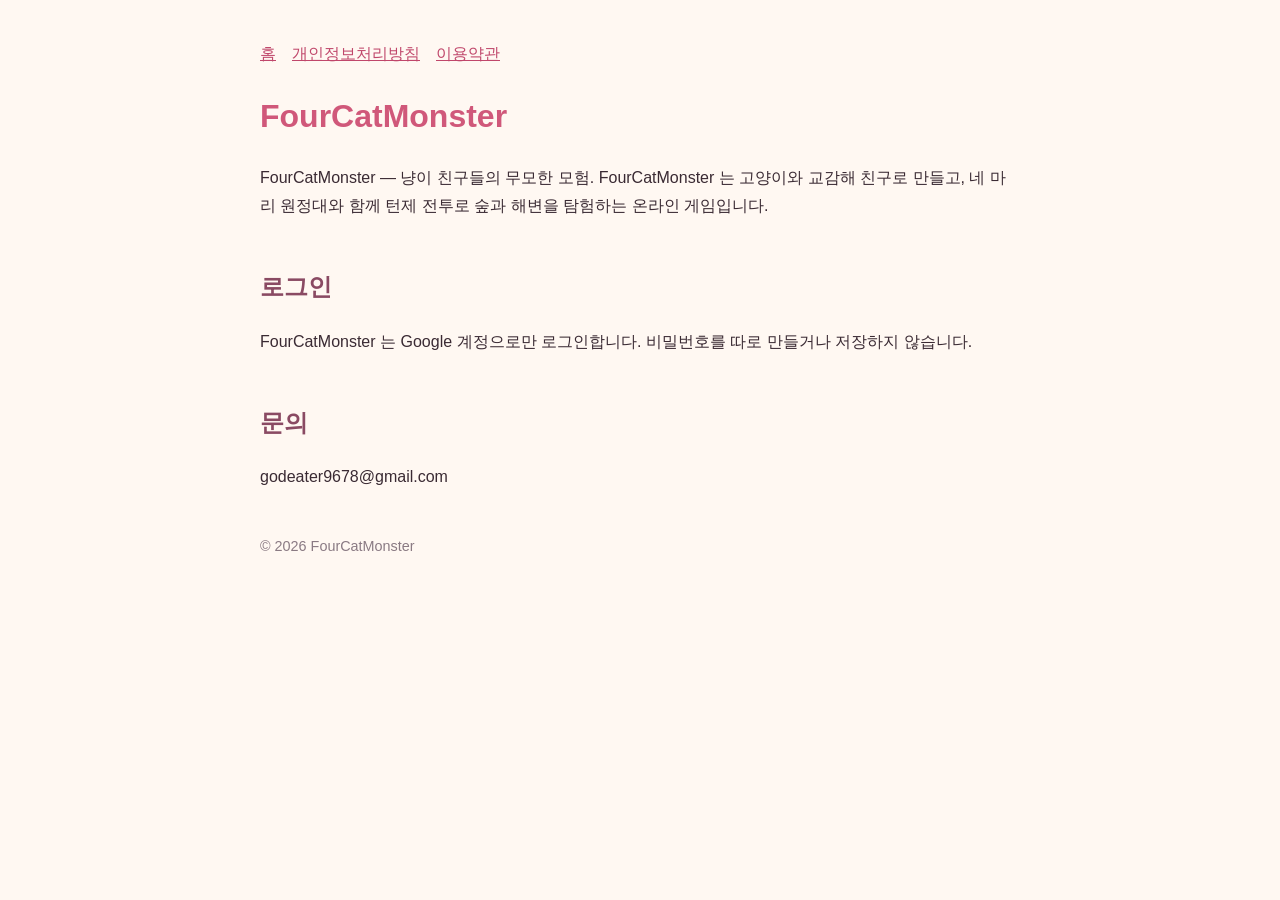
<file: index.html>
<!doctype html>
<html lang="ko">
<head><meta charset="utf-8"><meta name="viewport" content="width=device-width,initial-scale=1">
<title>FourCatMonster</title><link rel="stylesheet" href="style.css"></head>
<body>
<nav><a href="./">홈</a><a href="privacy.html">개인정보처리방침</a><a href="terms.html">이용약관</a></nav>
<h1>FourCatMonster</h1>
<p>FourCatMonster — 냥이 친구들의 무모한 모험. FourCatMonster 는 고양이와 교감해 친구로 만들고, 네 마리 원정대와 함께 턴제 전투로 숲과 해변을 탐험하는 온라인 게임입니다.</p>
<h2>로그인</h2>
<p>FourCatMonster 는 Google 계정으로만 로그인합니다. 비밀번호를 따로 만들거나 저장하지 않습니다.</p>
<h2>문의</h2>
<p>godeater9678@gmail.com</p>
<footer>© 2026 FourCatMonster</footer>
</body></html>
</file>
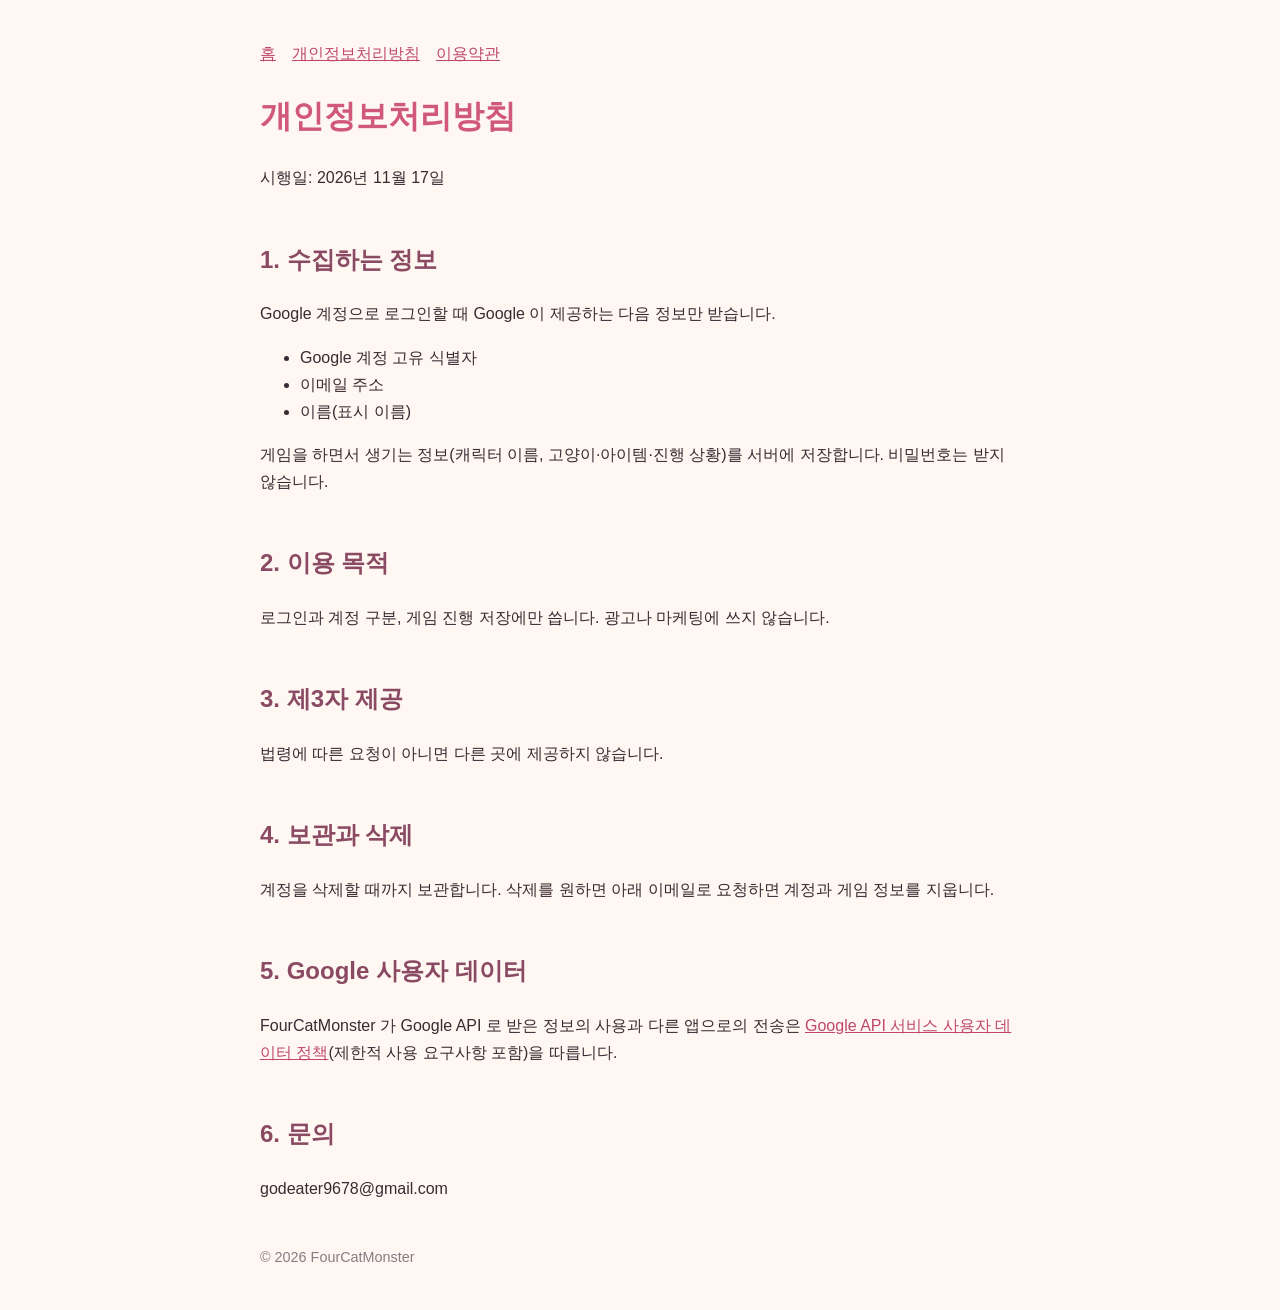
<file: privacy.html>
<!doctype html>
<html lang="ko">
<head><meta charset="utf-8"><meta name="viewport" content="width=device-width,initial-scale=1">
<title>개인정보처리방침 - FourCatMonster</title><link rel="stylesheet" href="style.css"></head>
<body>
<nav><a href="./">홈</a><a href="privacy.html">개인정보처리방침</a><a href="terms.html">이용약관</a></nav>
<h1>개인정보처리방침</h1>
<p>시행일: 2026년 11월 17일</p>
<h2>1. 수집하는 정보</h2>
<p>Google 계정으로 로그인할 때 Google 이 제공하는 다음 정보만 받습니다.</p>
<ul>
<li>Google 계정 고유 식별자</li>
<li>이메일 주소</li>
<li>이름(표시 이름)</li>
</ul>
<p>게임을 하면서 생기는 정보(캐릭터 이름, 고양이·아이템·진행 상황)를 서버에 저장합니다. 비밀번호는 받지 않습니다.</p>
<h2>2. 이용 목적</h2>
<p>로그인과 계정 구분, 게임 진행 저장에만 씁니다. 광고나 마케팅에 쓰지 않습니다.</p>
<h2>3. 제3자 제공</h2>
<p>법령에 따른 요청이 아니면 다른 곳에 제공하지 않습니다.</p>
<h2>4. 보관과 삭제</h2>
<p>계정을 삭제할 때까지 보관합니다. 삭제를 원하면 아래 이메일로 요청하면 계정과 게임 정보를 지웁니다.</p>
<h2>5. Google 사용자 데이터</h2>
<p>FourCatMonster 가 Google API 로 받은 정보의 사용과 다른 앱으로의 전송은 <a href="https://developers.google.com/terms/api-services-user-data-policy">Google API 서비스 사용자 데이터 정책</a>(제한적 사용 요구사항 포함)을 따릅니다.</p>
<h2>6. 문의</h2>
<p>godeater9678@gmail.com</p>
<footer>© 2026 FourCatMonster</footer>
</body></html>
</file>
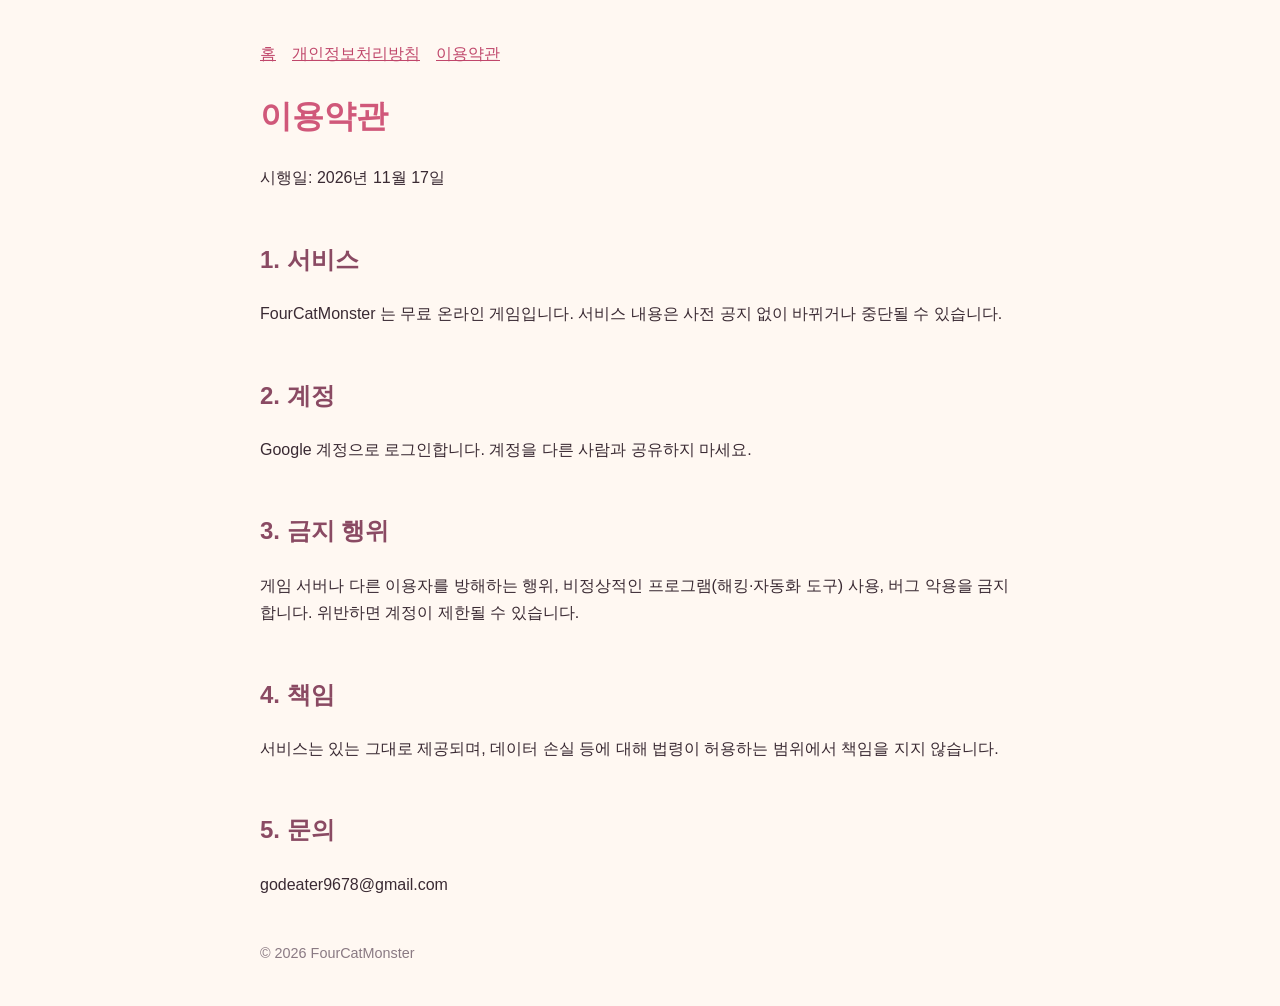
<file: terms.html>
<!doctype html>
<html lang="ko">
<head><meta charset="utf-8"><meta name="viewport" content="width=device-width,initial-scale=1">
<title>이용약관 - FourCatMonster</title><link rel="stylesheet" href="style.css"></head>
<body>
<nav><a href="./">홈</a><a href="privacy.html">개인정보처리방침</a><a href="terms.html">이용약관</a></nav>
<h1>이용약관</h1>
<p>시행일: 2026년 11월 17일</p>
<h2>1. 서비스</h2>
<p>FourCatMonster 는 무료 온라인 게임입니다. 서비스 내용은 사전 공지 없이 바뀌거나 중단될 수 있습니다.</p>
<h2>2. 계정</h2>
<p>Google 계정으로 로그인합니다. 계정을 다른 사람과 공유하지 마세요.</p>
<h2>3. 금지 행위</h2>
<p>게임 서버나 다른 이용자를 방해하는 행위, 비정상적인 프로그램(해킹·자동화 도구) 사용, 버그 악용을 금지합니다. 위반하면 계정이 제한될 수 있습니다.</p>
<h2>4. 책임</h2>
<p>서비스는 있는 그대로 제공되며, 데이터 손실 등에 대해 법령이 허용하는 범위에서 책임을 지지 않습니다.</p>
<h2>5. 문의</h2>
<p>godeater9678@gmail.com</p>
<footer>© 2026 FourCatMonster</footer>
</body></html>
</file>
<file: style.css>
body { font-family: -apple-system, "Apple SD Gothic Neo", "Noto Sans KR", sans-serif; max-width: 760px; margin: 40px auto; padding: 0 20px; color: #3a2a33; background: #fff8f2; line-height: 1.7; }
h1 { color: #d0587a; }
h2 { color: #8a4a63; margin-top: 2em; }
a { color: #c0476b; }
nav a { margin-right: 16px; }
footer { margin-top: 3em; font-size: 0.9em; color: #8a7a83; }
</file>
